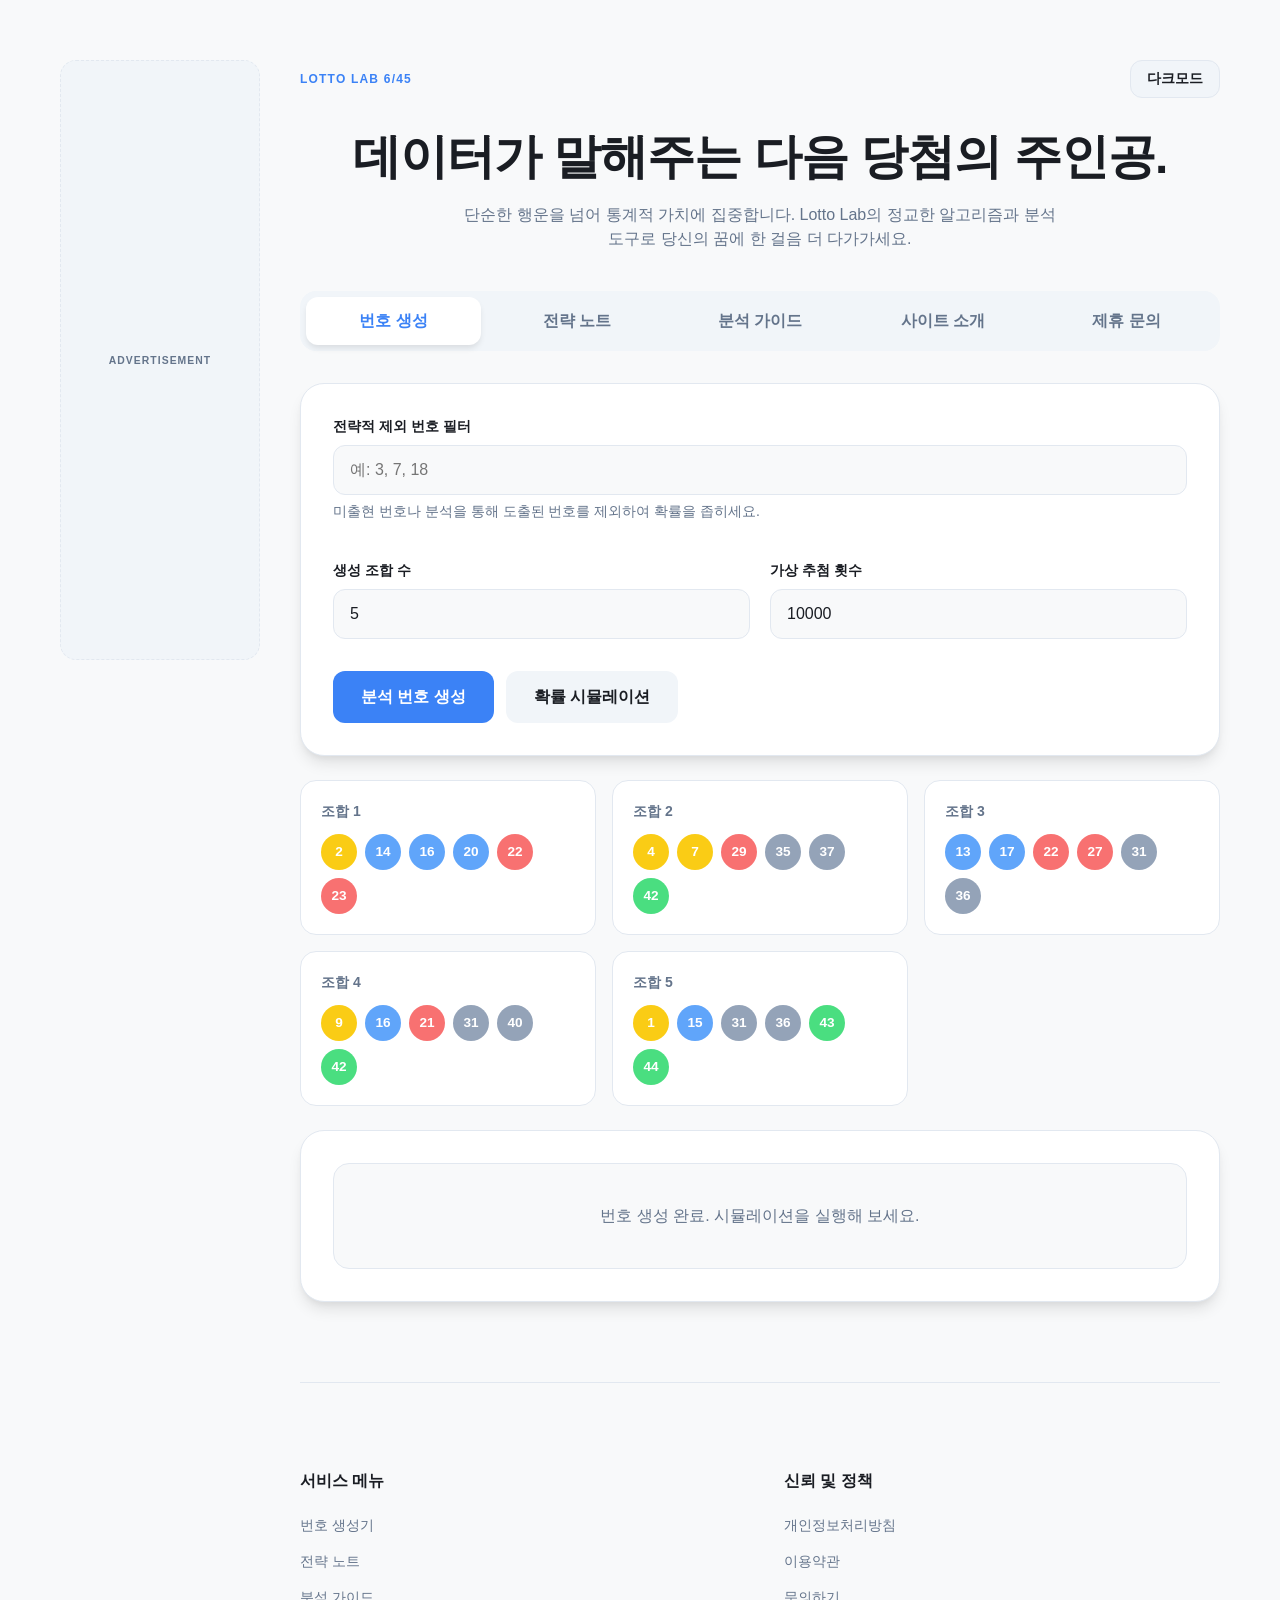
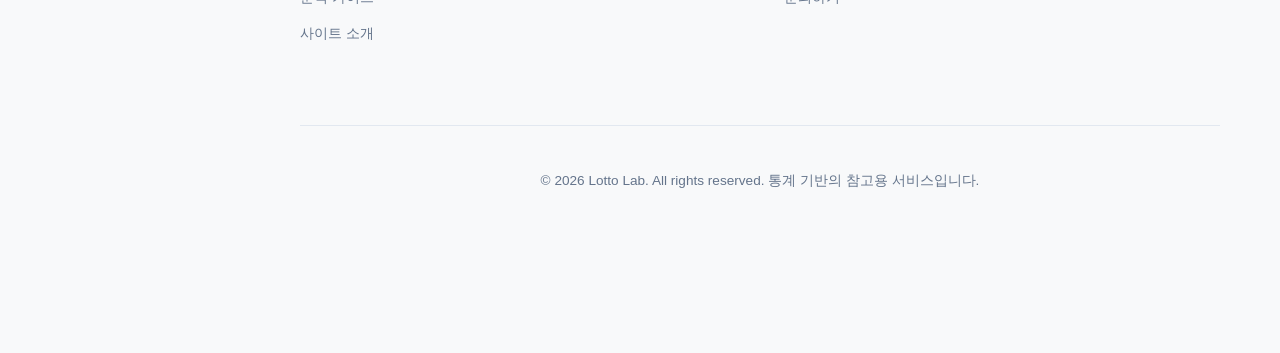
<file: index.html>
<!doctype html>
<html lang="ko">
<head>
  <meta charset="UTF-8" />
  <meta name="viewport" content="width=device-width, initial-scale=1.0" />
  <title>로또 랩(Lotto Lab) - 데이터로 분석하는 스마트 로또 전략</title>
  <meta name="description" content="Lotto Lab은 로또 6/45 데이터를 과학적으로 분석하여 나만의 당첨 전략을 수립할 수 있도록 돕는 전문 분석 플랫폼입니다.">
  <meta name="google-adsense-account" content="ca-pub-9502335106176584">
  <!-- Google tag (gtag.js) -->
  <script async src="https://www.googletagmanager.com/gtag/js?id=G-PX9Y2G0KN0"></script>
  <script>
    window.dataLayer = window.dataLayer || [];
    function gtag(){dataLayer.push(arguments);}
    gtag('js', new Date());

    gtag('config', 'G-PX9Y2G0KN0');
  </script>
  <script type="text/javascript">
    (function(c,l,a,r,i,t,y){
        c[a]=c[a]||function(){(c[a].q=c[a].q||[]).push(arguments)};
        t=l.createElement(r);t.async=1;t.src="https://www.clarity.ms/tag/"+i;
        y=l.getElementsByTagName(r)[0];y.parentNode.insertBefore(t,y);
    })(window, document, "clarity", "script", "w5q93l9yw7");
  </script>
  <script async src="https://pagead2.googlesyndication.com/pagead/js/adsbygoogle.js?client=ca-pub-9502335106176584"
     crossorigin="anonymous"></script>
  <link rel="stylesheet" href="style.css">
</head>
<body>
  <div class="layout-container">
    <!-- Left Side Ad -->
    <aside class="side-ad-container">
      <div class="ad-slot vertical-ad">
        <p class="ad-hint">ADVERTISEMENT</p>
        <ins class="adsbygoogle"
             style="display:block"
             data-ad-client="ca-pub-9502335106176584"
             data-ad-slot="auto"
             data-ad-format="vertical"
             data-full-width-responsive="true"></ins>
        <script>(adsbygoogle = window.adsbygoogle || []).push({});</script>
      </div>
    </aside>

    <main class="app-shell">
      <header class="hero">
        <div class="hero-topbar">
          <p class="eyebrow">LOTTO LAB 6/45</p>
          <button id="themeToggle" class="theme-toggle" type="button" aria-label="테마 전환">다크모드</button>
        </div>
        <h1>데이터가 말해주는 다음 당첨의 주인공.</h1>
        <p class="hero-copy">
          단순한 행운을 넘어 통계적 가치에 집중합니다. Lotto Lab의 정교한 알고리즘과 분석 도구로 당신의 꿈에 한 걸음 더 다가가세요.
        </p>
      </header>

      <!-- Navigation -->
      <nav class="tab-nav">
        <button class="tab-button active" data-tab="generator">번호 생성</button>
        <button class="tab-button" data-tab="strategy">전략 노트</button>
        <button class="tab-button" data-tab="guide">분석 가이드</button>
        <button class="tab-button" data-tab="about">사이트 소개</button>
        <button class="tab-button" data-tab="inquiry">제휴 문의</button>
      </nav>

      <!-- Tab Content: Generator -->
      <div id="generator" class="tab-content active">
        <section class="panel controls">
          <div class="control-group">
            <label for="excludedNumbers">전략적 제외 번호 필터</label>
            <input id="excludedNumbers" type="text" inputmode="numeric" placeholder="예: 3, 7, 18" />
            <p class="hint">미출현 번호나 분석을 통해 도출된 번호를 제외하여 확률을 좁히세요.</p>
          </div>
          <div class="control-row">
            <div class="control-group">
              <label for="ticketCount">생성 조합 수</label>
              <input id="ticketCount" type="number" min="1" max="10" value="5" />
            </div>
            <div class="control-group">
              <label for="simulationCount">가상 추첨 횟수</label>
              <input id="simulationCount" type="number" min="100" step="100" value="10000" />
            </div>
          </div>
          <div class="button-row">
            <button id="generateButton" class="primary" type="button">분석 번호 생성</button>
            <button id="simulateButton" class="secondary" type="button">확률 시뮬레이션</button>
          </div>
        </section>

        <div id="tickets" class="ticket-grid"></div>

        <section class="panel">
          <div id="simulationResult" class="simulation-card empty">
            시뮬레이션 결과가 이곳에 표시됩니다.
          </div>
        </section>
      </div>

      <!-- Tab Content: Strategy Note -->
      <div id="strategy" class="tab-content">
        <section class="panel">
          <div class="section-head">
            <h2>나만의 당첨 전략 노트</h2>
            <p class="subtle">분석 내용이나 기억하고 싶은 번호를 기록하세요. 브라우저에 안전하게 저장됩니다.</p>
          </div>
          <div class="control-group">
            <textarea id="strategyNote" rows="12" placeholder="전략 기록하기..."></textarea>
          </div>
          <div class="button-row">
            <button id="saveNoteButton" class="primary">노트 저장하기</button>
            <span id="saveStatus" class="subtle" style="margin-left: 10px; display: none;">저장되었습니다!</span>
          </div>
        </section>
      </div>

      <!-- Tab Content: Deep Guide -->
      <div id="guide" class="tab-content">
        <article class="panel text-content">
          <h2>로또 6/45: 과학적 분석으로 접근하는 당첨 전략</h2>
          <p>많은 이들이 로또를 순수한 운의 영역으로 보지만, 통계학적 관점에서는 특정 패턴의 발생 빈도를 통해 '불가능에 가까운 조합'을 걸러낼 수 있습니다.</p>
          
          <h3>1. 출현 빈도 분석 (Hot & Cold Numbers)</h3>
          <p>최근 10주 또는 20주 동안 자주 출현한 '뜨거운 번호'와 오랫동안 나오지 않은 '차가운 번호'의 조화가 중요합니다. 통계적으로 당첨 번호의 약 70%는 최근 10주 이내에 출현했던 번호에서 다시 나옵니다.</p>
          
          <h3>2. 번호대별 균형 (Sectional Balance)</h3>
          <p>1~10, 11~20, 21~30, 31~40, 41~45의 5개 구간 중 1~2개 구간이 완전히 멸(Annulled)하는 경우는 흔하지만, 모든 구간이 멸하거나 한 구간에만 몰리는 경우는 극히 드뭅니다. Lotto Lab 생성기는 이러한 구간 멸 현상을 고려한 균형 잡힌 필터링을 지향합니다.</p>
          
          <h3>3. 연번과 궁합수</h3>
          <p>23, 24와 같은 연속 번호(연번)는 약 50%의 확률로 당첨 조합에 포함됩니다. 또한 특정 번호가 나올 때 함께 자주 출현하는 '궁합수'를 분석하는 것도 고도의 전략 중 하나입니다.</p>
        </article>
      </div>

      <!-- Tab Content: About Us -->
      <div id="about" class="tab-content">
        <article class="panel text-content">
          <h2>About Lotto Lab</h2>
          <p>Lotto Lab은 단순한 번호 생성기를 넘어, 복권 데이터를 투명하게 시뮬레이션하고 사용자 스스로 분석 능력을 키울 수 있도록 돕는 <strong>데이터 민주화 프로젝트</strong>입니다.</p>
          
          <h3>우리의 가치</h3>
          <ul>
            <li><strong>객관성:</strong> 근거 없는 '명당' 정보가 아닌, 오직 통계 데이터에 기반한 정보만을 제공합니다.</li>
            <li><strong>개인화:</strong> 사용자가 직접 제외 번호와 전략 노트를 관리하며 자신만의 독창적인 당첨 모델을 구축할 수 있게 합니다.</li>
            <li><strong>책임감:</strong> 과도한 복권 몰입을 방지하기 위한 안내와 건전한 복권 문화를 지향합니다.</li>
          </ul>
        </article>
      </div>

      <!-- Tab Content: Inquiry -->
      <div id="inquiry" class="tab-content">
        <section class="panel">
          <div class="section-head">
            <h2>커뮤니티 및 문의</h2>
            <p class="subtle">자유로운 소통과 제휴 문의를 환영합니다.</p>
          </div>
          <div id="disqus_thread" data-disqus-shortname="yeon-2" style="margin-bottom: 30px;"></div>

          <hr style="border: 0; border-top: 1px solid var(--line); margin: 40px 0;">

          <h3>1:1 제휴 문의</h3>
          <form action="https://formspree.io/f/meeplbor" method="POST" class="contact-form" id="contactForm">
            <input type="hidden" name="_subject" value="Lotto Lab 제휴 문의">
            <div class="control-group">
              <label for="email">이메일 주소</label>
              <input type="email" name="email" id="email" autocomplete="email" placeholder="example@email.com" required>
            </div>
            <div class="control-group">
              <label for="message">문의 상세 내용</label>
              <textarea name="message" id="message" rows="5" placeholder="협업 제안 등을 입력해주세요." required></textarea>
            </div>
            <div class="button-row">
              <button type="submit" class="primary" id="contactSubmitButton">문의 보내기</button>
              <span id="contactStatus" class="subtle" aria-live="polite"></span>
            </div>
          </form>
        </section>
      </div>

      <!-- Footer -->
      <footer class="app-footer">
        <div class="footer-grid">
          <div class="footer-section">
            <h4>서비스 메뉴</h4>
            <ul>
              <li><a href="#" class="footer-link" data-tab="generator">번호 생성기</a></li>
              <li><a href="#" class="footer-link" data-tab="strategy">전략 노트</a></li>
              <li><a href="#" class="footer-link" data-tab="guide">분석 가이드</a></li>
              <li><a href="#" class="footer-link" data-tab="about">사이트 소개</a></li>
            </ul>
          </div>
          <div class="footer-section">
            <h4>신뢰 및 정책</h4>
            <ul>
              <li><a href="#" id="openPrivacy">개인정보처리방침</a></li>
              <li><a href="#" id="openTerms">이용약관</a></li>
              <li><a href="#" class="footer-link" data-tab="inquiry">문의하기</a></li>
            </ul>
          </div>
        </div>
        <div class="footer-bottom">
          <p>&copy; 2026 Lotto Lab. All rights reserved. 통계 기반의 참고용 서비스입니다.</p>
        </div>
      </footer>
    </main>
  </div>

  <!-- Modal for Policies -->
  <div id="policyModal" class="modal">
    <div class="modal-content panel">
      <span class="close-modal">&times;</span>
      <div id="modalBody" class="text-content"></div>
    </div>
  </div>

  <script defer type="text/javascript" src="/main.js"></script>
</body>
</html>
</file>
<file: style.css>
:root {
  --bg: #f8f9fa;
  --panel: #ffffff;
  --panel-solid: #ffffff;
  --text: #1a1d23;
  --muted: #64748b;
  --line: #e2e8f0;
  --accent: #3b82f6;
  --accent-strong: #2563eb;
  --shadow: 0 10px 15px -3px rgba(0, 0, 0, 0.1), 0 4px 6px -2px rgba(0, 0, 0, 0.05);
  --button-ghost: #f1f5f9;
}

:root[data-theme='dark'] {
  --bg: #0f172a;
  --panel: #1e293b;
  --panel-solid: #1e293b;
  --text: #f8fafc;
  --muted: #94a3b8;
  --line: #334155;
  --accent: #60a5fa;
  --accent-strong: #3b82f6;
  --shadow: 0 20px 25px -5px rgba(0, 0, 0, 0.3), 0 10px 10px -5px rgba(0, 0, 0, 0.04);
  --button-ghost: #334155;
}

* {
  box-sizing: border-box;
}

body {
  margin: 0;
  min-height: 100vh;
  font-family: -apple-system, BlinkMacSystemFont, "Segoe UI", Roboto, Helvetica, Arial, sans-serif;
  color: var(--text);
  background-color: var(--bg);
  transition: background-color 0.3s ease, color 0.3s ease;
  line-height: 1.5;
}

/* Layout Container */
.layout-container {
  display: grid;
  grid-template-columns: 200px 1fr;
  max-width: 1200px;
  margin: 0 auto;
  gap: 40px;
  padding: 0 20px;
}

.side-ad-container {
  padding-top: 60px;
  position: sticky;
  top: 0;
  height: 100vh;
}

.app-shell {
  padding: 60px 0 100px;
  min-width: 0; /* Prevents grid blowout */
}

.hero {
  text-align: center;
  margin-bottom: 40px;
}

.hero-topbar {
  display: flex;
  align-items: center;
  justify-content: space-between;
  margin-bottom: 32px;
}

.eyebrow {
  margin: 0;
  letter-spacing: 0.1em;
  font-size: 0.75rem;
  font-weight: 800;
  text-transform: uppercase;
  color: var(--accent);
}

.theme-toggle {
  font-size: 0.85rem;
  padding: 8px 16px;
  background: var(--button-ghost);
  border: 1px solid var(--line);
  color: var(--text);
}

h1 {
  font-size: clamp(1.8rem, 4vw, 3rem);
  font-weight: 800;
  letter-spacing: -0.02em;
  line-height: 1.1;
  margin-bottom: 20px;
}

.hero-copy {
  font-size: 1rem;
  color: var(--muted);
  max-width: 600px;
  margin: 0 auto;
}

/* Tab Navigation */
.tab-nav {
  display: flex;
  gap: 8px;
  margin-bottom: 32px;
  padding: 6px;
  background: var(--button-ghost);
  border-radius: 16px;
  flex-wrap: wrap;
}

.tab-button {
  flex: 1;
  min-width: 100px;
  padding: 12px;
  border: none;
  border-radius: 12px;
  background: transparent;
  color: var(--muted);
  font-weight: 600;
  cursor: pointer;
  transition: all 0.2s ease;
}

.tab-button.active {
  background: var(--panel);
  color: var(--accent);
  box-shadow: 0 4px 6px -1px rgba(0, 0, 0, 0.1);
}

.tab-content {
  display: none;
}

.tab-content.active {
  display: block;
  animation: fadeIn 0.4s ease;
}

/* Panels */
.panel {
  margin-bottom: 24px;
  padding: 32px;
  border-radius: 24px;
  background: var(--panel);
  border: 1px solid var(--line);
  box-shadow: var(--shadow);
}

.section-head {
  margin-bottom: 24px;
}

h2 {
  font-size: 1.5rem;
  font-weight: 700;
  margin-bottom: 8px;
}

.controls {
  display: grid;
  gap: 24px;
}

.control-row {
  display: flex;
  gap: 20px;
  flex-wrap: wrap;
}

.control-group {
  flex: 1;
  min-width: 200px;
}

label {
  display: block;
  margin-bottom: 8px;
  font-size: 0.875rem;
  font-weight: 600;
}

input, textarea {
  width: 100%;
  padding: 12px 16px;
  border: 1px solid var(--line);
  border-radius: 12px;
  font: inherit;
  color: inherit;
  background: var(--bg);
  transition: border-color 0.2s ease;
}

input:focus, textarea:focus {
  outline: none;
  border-color: var(--accent);
}

.button-row {
  display: flex;
  gap: 12px;
  margin-top: 8px;
  flex-wrap: wrap;
}

button {
  padding: 14px 28px;
  border-radius: 12px;
  font: inherit;
  font-weight: 600;
  cursor: pointer;
  border: none;
  transition: all 0.2s ease;
}

.primary {
  background: var(--accent);
  color: white;
}

.primary:hover {
  background: var(--accent-strong);
  transform: translateY(-1px);
}

.secondary {
  background: var(--button-ghost);
  color: var(--text);
}

.hint, .subtle {
  font-size: 0.875rem;
  color: var(--muted);
  margin-top: 6px;
}

/* Tickets */
.ticket-grid {
  display: grid;
  grid-template-columns: repeat(auto-fit, minmax(280px, 1fr));
  gap: 16px;
  margin-bottom: 24px;
}

.ticket-card {
  padding: 20px;
  border: 1px solid var(--line);
  border-radius: 16px;
  background: var(--panel);
}

.ticket-title {
  font-weight: 700;
  margin-bottom: 12px;
  font-size: 0.875rem;
  color: var(--muted);
}

.ball-row {
  display: flex;
  gap: 8px;
  flex-wrap: wrap;
}

.ball {
  width: 36px;
  height: 36px;
  display: flex;
  align-items: center;
  justify-content: center;
  border-radius: 50%;
  color: white;
  font-weight: 700;
  font-size: 0.85rem;
}

.band-0 { background: #facc15; }
.band-1 { background: #60a5fa; }
.band-2 { background: #f87171; }
.band-3 { background: #94a3b8; }
.band-4 { background: #4ade80; }

/* Simulation */
.simulation-card {
  padding: 24px;
  border-radius: 16px;
  background: var(--bg);
  border: 1px solid var(--line);
}

.result-head {
  font-size: 1.25rem;
  font-weight: 800;
  color: var(--accent);
  margin-bottom: 16px;
}

.empty {
  text-align: center;
  color: var(--muted);
  padding: 40px;
}

.error {
  background: #fef2f2;
  border-color: #fee2e2;
  color: #991b1b;
}

/* Ad Slot */
.ad-slot {
  background: var(--button-ghost);
  border: 1px dashed var(--line);
  border-radius: 16px;
  display: flex;
  flex-direction: column;
  align-items: center;
  justify-content: center;
  overflow: hidden;
}

.vertical-ad {
  width: 100%;
  height: 600px;
}

.ad-hint {
  font-size: 0.65rem;
  font-weight: 800;
  color: var(--muted);
  letter-spacing: 0.1em;
  margin-bottom: 8px;
}

/* Text Content Styles */
.text-content {
  line-height: 1.8;
  color: var(--text);
}

.text-content h2 {
  margin-top: 0;
  margin-bottom: 24px;
  color: var(--accent);
  font-size: 1.75rem;
}

.text-content h3 {
  margin-top: 32px;
  margin-bottom: 12px;
  font-size: 1.25rem;
  color: var(--text);
  border-left: 4px solid var(--accent);
  padding-left: 12px;
}

.text-content p {
  margin-bottom: 20px;
  color: var(--muted);
}

.text-content ul {
  padding-left: 20px;
  margin-bottom: 24px;
}

.text-content li {
  margin-bottom: 8px;
  color: var(--muted);
}

/* Footer */
.app-footer {
  margin-top: 80px;
  padding: 64px 0 48px;
  border-top: 1px solid var(--line);
}

.footer-grid {
  display: grid;
  grid-template-columns: repeat(auto-fit, minmax(180px, 1fr));
  gap: 48px;
  margin-bottom: 64px;
}

.footer-section h4 {
  color: var(--text);
  margin-bottom: 20px;
  font-size: 1rem;
  font-weight: 700;
}

.footer-section ul {
  list-style: none;
  padding: 0;
}

.footer-section li {
  margin-bottom: 12px;
}

.footer-section a {
  color: var(--muted);
  text-decoration: none;
  font-size: 0.9rem;
  transition: color 0.2s;
}

.footer-section a:hover {
  color: var(--accent);
}

.footer-bottom {
  text-align: center;
  font-size: 0.85rem;
  color: var(--muted);
  border-top: 1px solid var(--line);
  padding-top: 32px;
}

/* Modal */
.modal {
  display: none;
  position: fixed;
  z-index: 1000;
  left: 0;
  top: 0;
  width: 100%;
  height: 100%;
  background-color: rgba(15, 23, 42, 0.7);
  backdrop-filter: blur(8px);
}

.modal-content {
  position: relative;
  top: 50%;
  left: 50%;
  transform: translate(-50%, -50%);
  width: min(700px, 92%);
  max-height: 85vh;
  overflow-y: auto;
  padding: 48px;
}

.close-modal {
  position: absolute;
  right: 24px;
  top: 24px;
  font-size: 32px;
  font-weight: 300;
  cursor: pointer;
  color: var(--muted);
  width: 40px;
  height: 40px;
  display: flex;
  align-items: center;
  justify-content: center;
  border-radius: 50%;
  transition: background 0.2s;
}

.close-modal:hover {
  background: var(--button-ghost);
  color: var(--text);
}

@keyframes fadeIn {
  from { opacity: 0; transform: translateY(10px); }
  to { opacity: 1; transform: translateY(0); }
}

@media (max-width: 1000px) {
  .layout-container {
    grid-template-columns: 1fr;
    gap: 0;
  }
  
  .side-ad-container {
    height: auto;
    position: static;
    padding-top: 20px;
    order: 2; /* Move ad to bottom on mobile */
  }

  .vertical-ad {
    height: 250px;
  }

  .app-shell {
    padding-top: 40px;
    order: 1;
  }
}

@media (max-width: 600px) {
  .panel { padding: 20px; }
  .control-row { flex-direction: column; }
  .tab-nav { padding: 4px; }
  .tab-button { padding: 10px 4px; font-size: 0.85rem; }
}
</file>
